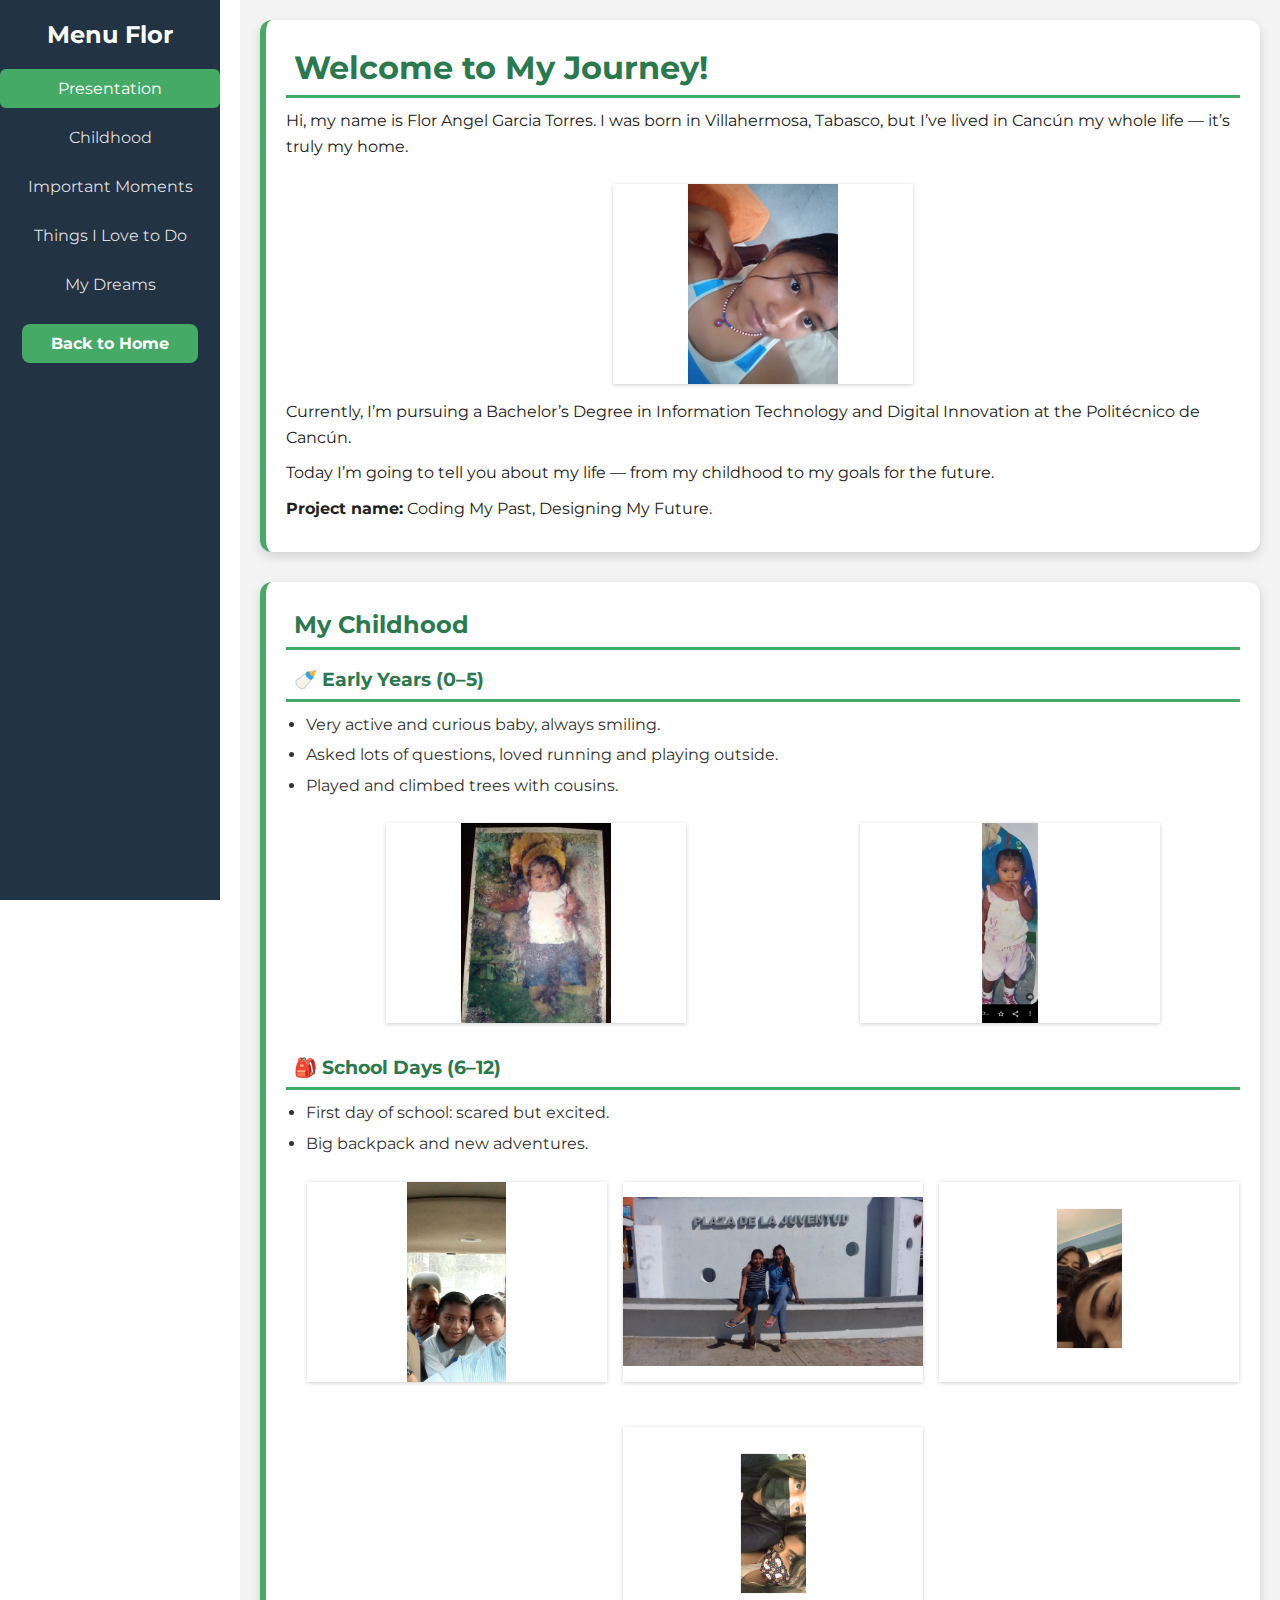
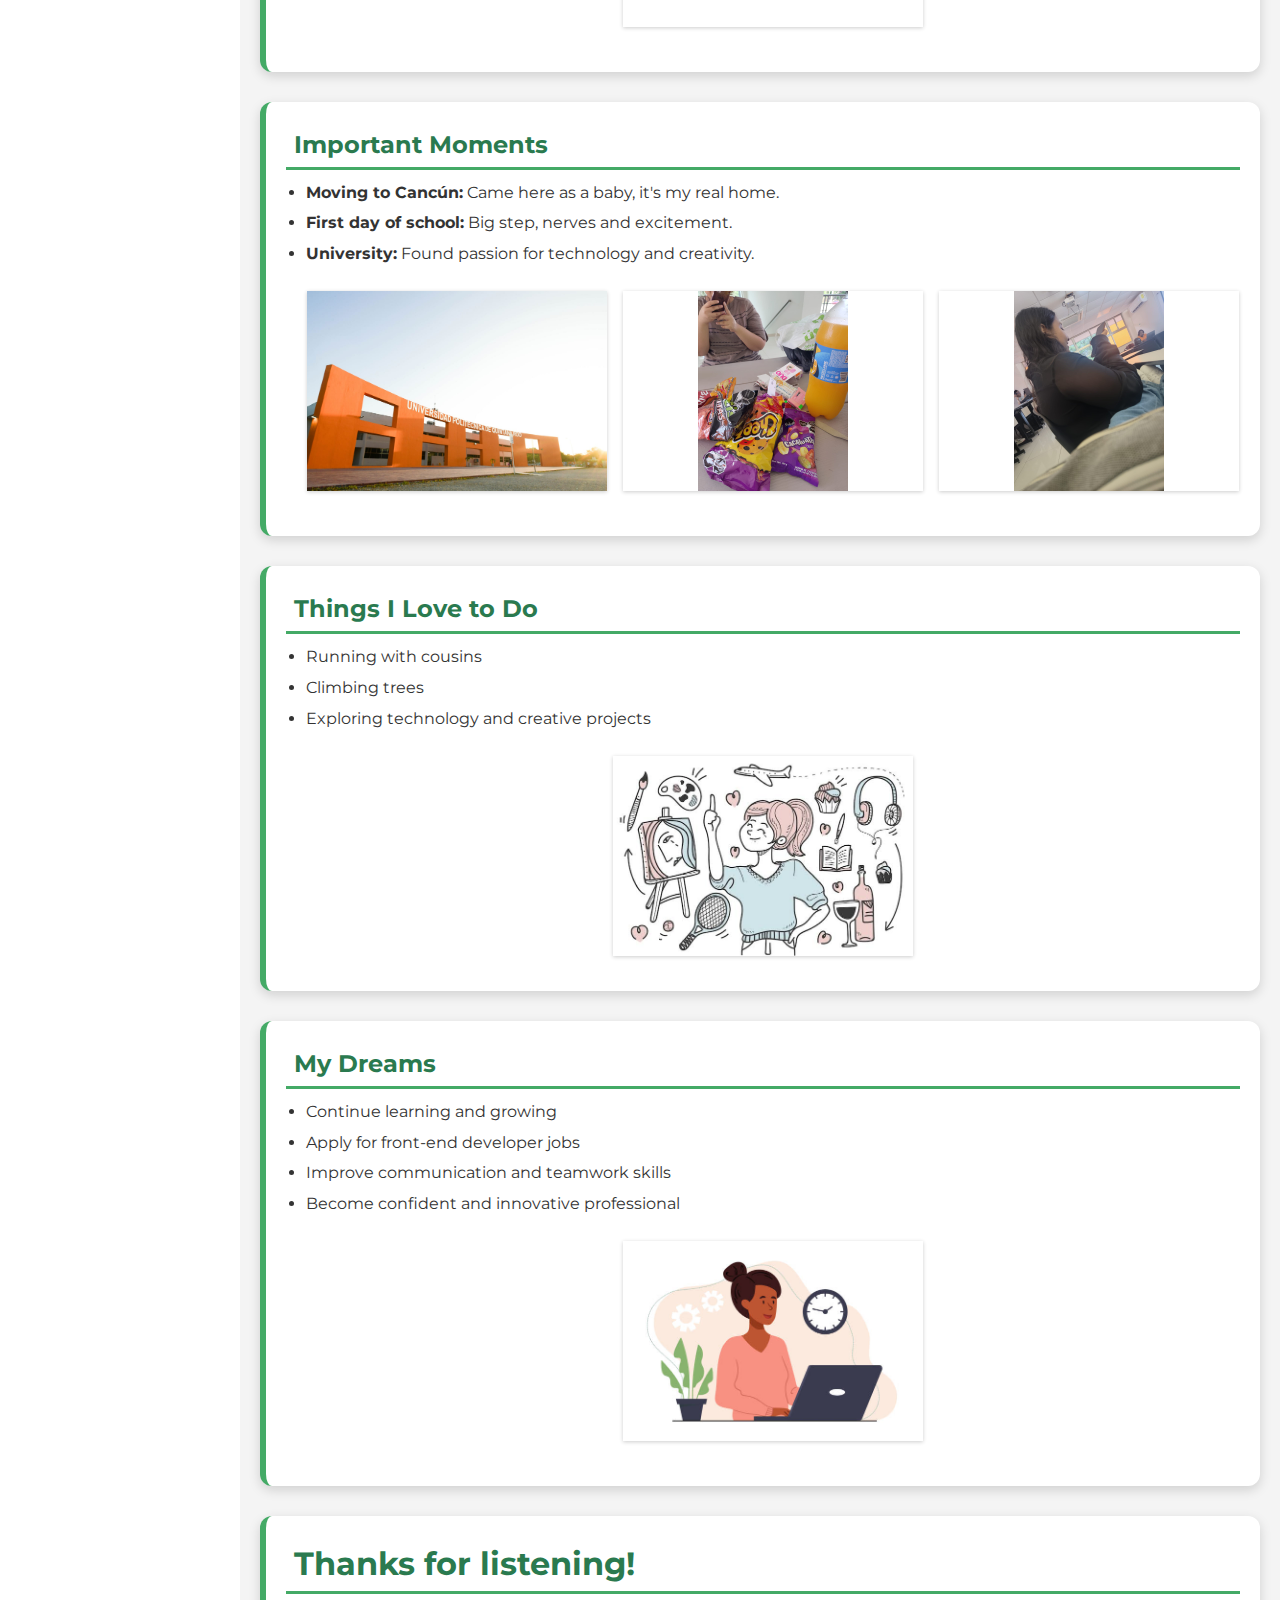
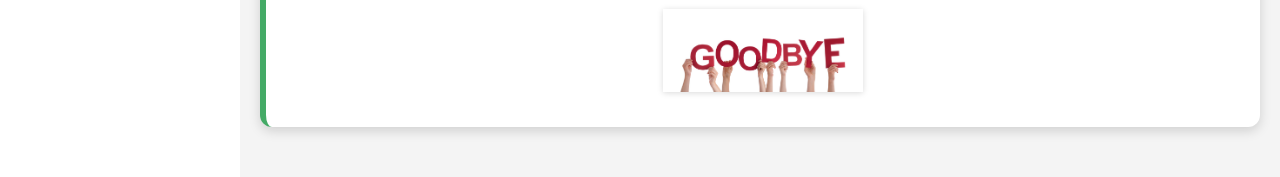
<file: VIEWS/apartado_flor.html>
<!DOCTYPE html>
<html lang="en">

<head>
    <meta charset="UTF-8" />
    <meta name="viewport" content="width=device-width, initial-scale=1" />
    <title>Flor Angel Garcia Torres - English Project</title>
    <link rel="stylesheet" href="./CSS/flor.css" />
    <link rel="icon" href="icono_index.ico" type="image/x-icon" />
    <link href="https://fonts.googleapis.com/css2?family=Montserrat:wght@400;700&display=swap" rel="stylesheet" />

</head>

<body>
    <nav class="sidebar">
        <h2>Menu Flor</h2>
        <ul class="sidebar-menu">
            <li><a href="#presentation" class="active">Presentation</a></li>
            <li><a href="#childhood">Childhood</a></li>
            <li><a href="#moments">Important Moments</a></li>
            <li><a href="#hobbies">Things I Love to Do</a></li>
            <li><a href="#dreams">My Dreams</a></li>
            <li><a href="index.html">Back to Home</a></li>
        </ul>
    </nav>

    <section class="content">

        <div id="presentation">
            <h1>Welcome to My Journey!</h1>
            <p class="parrafo">Hi, my name is Flor Angel Garcia Torres. I was born in Villahermosa, Tabasco, but I’ve
                lived in Cancún my whole life — it’s truly my home.</p>
           <div class="image-row">
                <img class="team-img" src="../ASSETS/presentacion.jpg" alt="Foto de Flor">
            </div>
            <p class="parrafo">Currently, I’m pursuing a Bachelor’s Degree in Information Technology and Digital
                Innovation at the Politécnico de Cancún.</p>
            <p class="parrafo">Today I’m going to tell you about my life — from my childhood to my goals for the future.</p>
            <p class="parrafo"><strong>Project name:</strong> Coding My Past, Designing My Future.</p>

        </div>

        <div id="childhood">
            <h2>My Childhood</h2>

            <h3>🍼 Early Years (0–5)</h3>
            <ul class="parrafo">
                <li>Very active and curious baby, always smiling.</li>
                <li>Asked lots of questions, loved running and playing outside.</li>
                <li>Played and climbed trees with cousins.</li>
                <div class="image-row">
                <img class="team-img" src="../ASSETS/bebe flor .jpeg" alt="Foto de Flor">
                          <img class="team-img" src="../ASSETS/5 años flor.jpeg" alt="Foto de Flor">
                </div>          

            </ul>

            <h3>🎒 School Days (6–12)</h3>
            <ul class="parrafo">
                <li>First day of school: scared but excited.</li>
                <li>Big backpack and new adventures.</li>
            <div class="image-row">
            <img class="team-img" src="../ASSETS/6 años flor (2).jpg" alt="Foto de Flor">
            <img class="team-img" src="../ASSETS/7 años flor.jpg" alt="Foto de Flor">
            <img class="team-img" src="../ASSETS/adolescencia flor.jpg" alt="Foto de Flor">
            <img class="team-img" src="../ASSETS/prepa flor.jpg "alt="Foto de Flor">
            </div>
            </ul>
        </div>

        <div id="moments">
            <h2>Important Moments</h2>
            <ul class="parrafo">
                <li><strong>Moving to Cancún:</strong> Came here as a baby, it's my real home.</li>
                <li><strong>First day of school:</strong> Big step, nerves and excitement.</li>
                <li><strong>University:</strong> Found passion for technology and creativity.</li>
            <div class="image-row">
            <img class="team-img" src="../ASSETS/universidad flor.jpg" alt="Foto de Flor">
            <img class="team-img" src="../ASSETS/momento importante flor.jpg" alt="Foto de Flor">
            <img class="team-img" src="../ASSETS/uni flor.jpg" alt="Foto de Flor">
            </div>   
            </ul>
        </div>

        <div id="hobbies">
            <h2>Things I Love to Do</h2>
            <ul class="parrafo">
                <li>Running with cousins</li>
                <li>Climbing trees</li>
                <li>Exploring technology and creative projects</li>
            </ul>
            <div class="image-row">
            <img class="team-img" src="../ASSETS/pasatiempos flor.jpg" alt="Foto de Flor">
            </div>
        </div>

        <div id="dreams">
            <h2>My Dreams</h2>
            <ul class="parrafo">
                <li>Continue learning and growing</li>
                <li>Apply for front-end developer jobs</li>
                <li>Improve communication and teamwork skills</li>
                <li>Become confident and innovative professional</li>
                <div class="image-row">
                <img class="team-img" src="../ASSETS/sueños flor.jpg" alt="Foto de Flor">
                </div>
            </ul>

        
            </ul>
        </div>

        <div>
            <h1>Thanks for listening!</h1>
            <div class="image-gallery">
            <img class="team-img" src="../ASSETS/despedida flor.jpg" alt="Foto de Flor">
        </div>
        </div>

    </section>
</body>

</html>
</file>
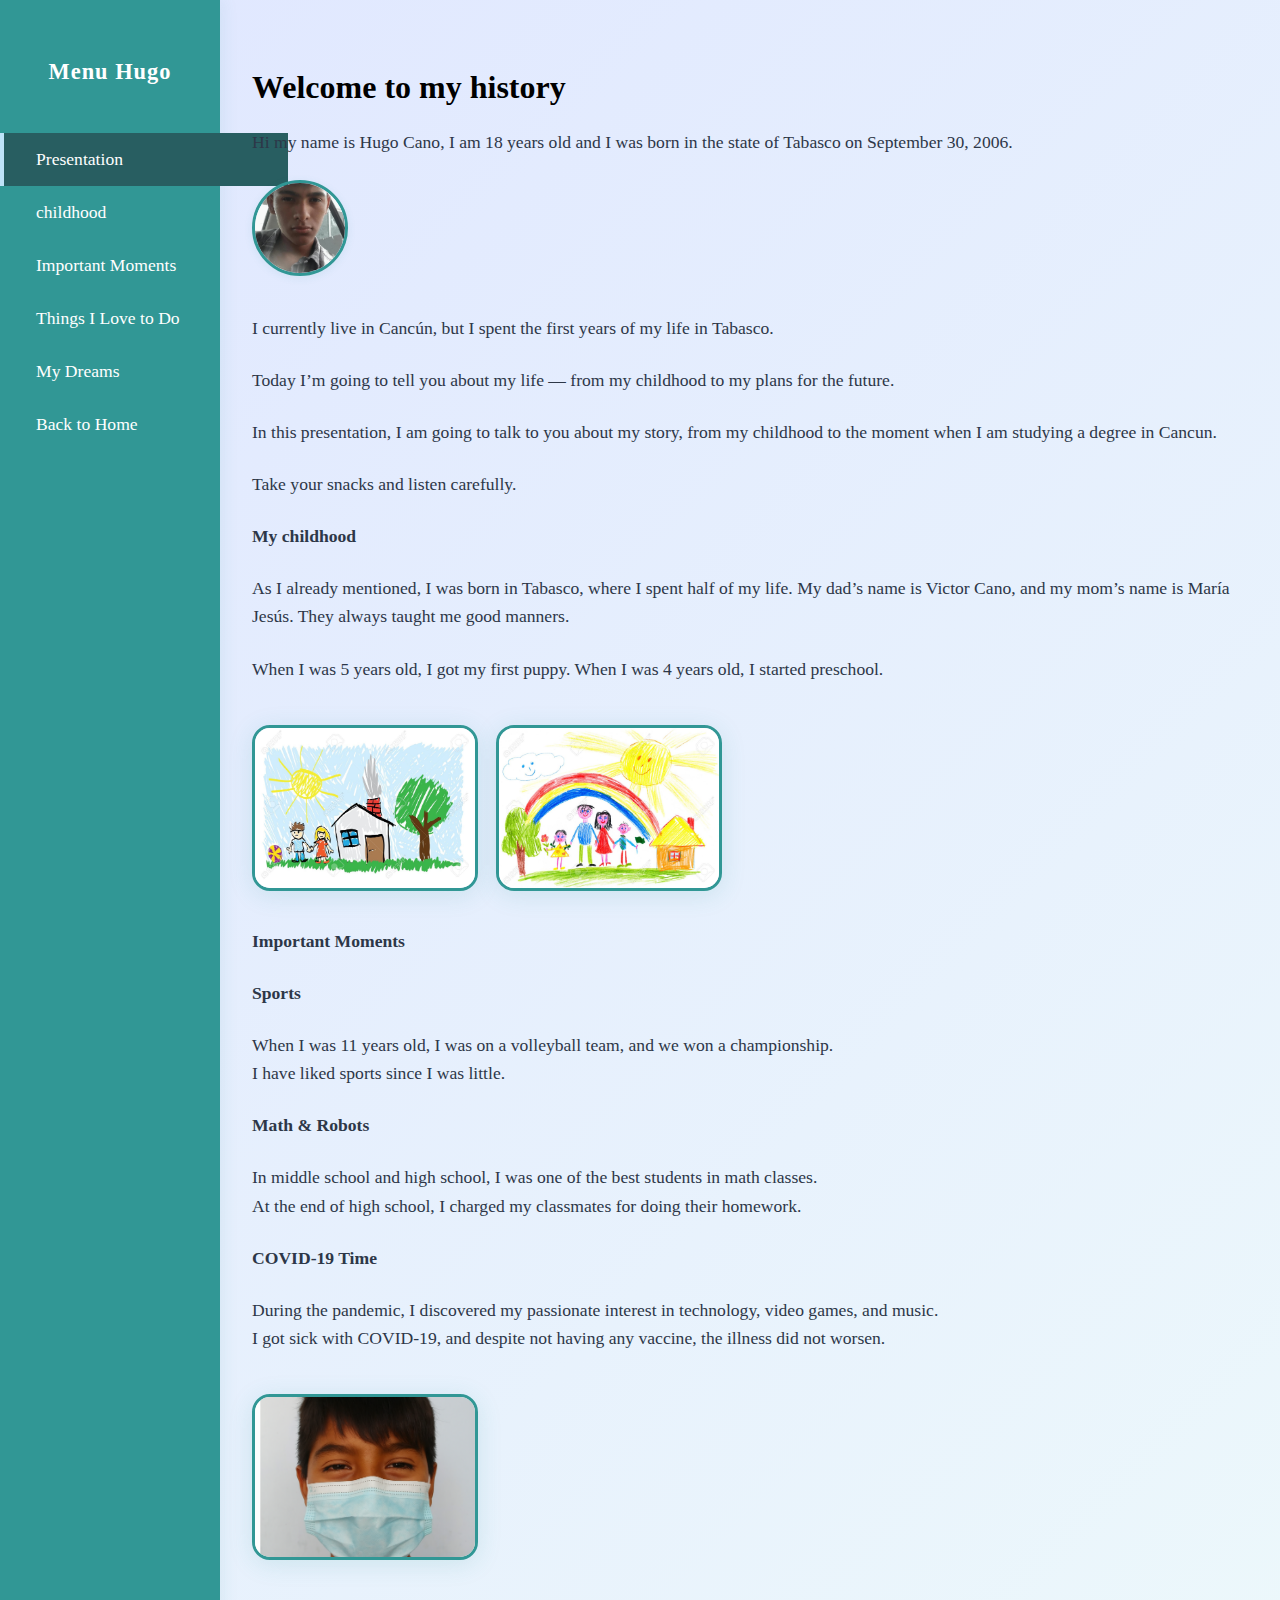
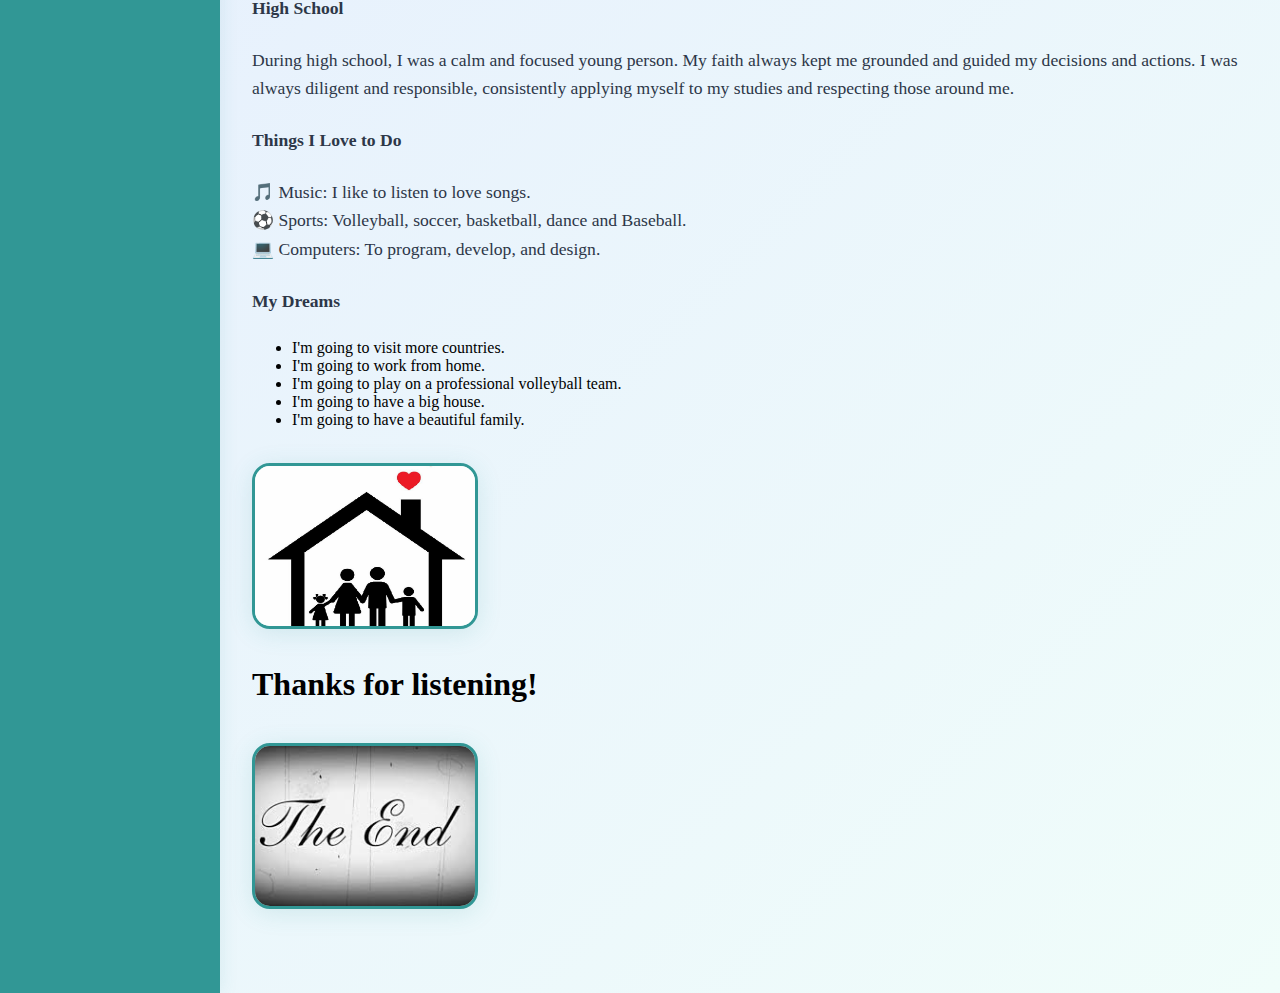
<file: VIEWS/apartado_hugo.html>
<!DOCTYPE html>
<html lang="en-LA">
<head>
    <meta charset='utf-8'>
    <meta http-equiv='X-UA-Compatible' content='IE=edge'>
    <title>Hugo - English Project</title>
    <meta name='viewport' content='width=device-width, initial-scale=1.0'>
    <link rel='stylesheet' type='text/css' media='screen' href='./CSS/hugo.css'>
    <link rel="icon" href="../ASSETS/icono_index.ico" type="image/x-icon">
</head>
<body>
    <nav class="sidebar">
        <h2>Menu Hugo</h2>
        <ul class="sidebar-menu">
            <li><a href="#perfil" class="active">Presentation</a></li>
            <li><a href="#childhood">childhood</a></li>
            <li><a href="#Important-moments">Important Moments</a></li>
            <li><a href="#things-i-love-to-do">Things I Love to Do</a></li>
            <li><a href="#dreams">My Dreams</a></li>
            <li><a href="../index.html">Back to Home</a></li>
        </ul>
    </nav>
    <section class="content">
        <div id="perfil">
            <h1>Welcome to my history</h1>
            <p class="parrafo">Hi my name is Hugo Cano, I am 18 years old and I was born in the state of Tabasco on September 30, 2006.</p>
            <img class="team-img" src="../ASSETS/hugo.jpeg" alt="Foto de Hugo">
            <p class="parrafo">I currently live in Cancún, but I spent the first years of my life in Tabasco.</p>
            <p class="parrafo">Today I’m going to tell you about my life — from my childhood to my plans for the future.</p>
            <p class="parrafo">In this presentation, I am going to talk to you about my story, from my childhood to the moment when I am studying a degree in Cancun.</p>
            <p class="parrafo">Take your snacks and listen carefully.</p>
        </div>
       <div id="childhood">
            <h2 class="parrafo">My childhood</h2>
           <p class="parrafo">
                As I already mentioned, I was born in Tabasco, where I spent half of my life.
                My dad’s name is Victor Cano, and my mom’s name is María Jesús. They always taught me
                good manners.
            </p>
           <p class="parrafo">
                When I was 5 years old, I got my first puppy.
                When I was 4 years old, I started preschool.
           </p>
           <img class="representacion" alt="My childhood" src="../ASSETS/childhood_1.jpg"><img class="representacion" src="../ASSETS/childhood_2.jpg" alt="My childhood">
           <!--<br><br><br><br><br><br><br><br><br><br><br>-->
       </div>
        <div id="Important-moments">
            <h2 class="parrafo">Important Moments</h2>
            <h3 class="parrafo">Sports</h3>
            <p class="parrafo">
                When I was 11 years old, I was on a volleyball team, and we won a championship. <br>
                I have liked sports since I was little.
            </p>
            <h3 class="parrafo">Math & Robots</h3>
            <p class="parrafo">
                In middle school and high school, I was one of the best students in math classes. <br>
                At the end of high school, I charged my classmates for doing their homework.
            </p>
            <h3 class="parrafo">COVID-19 Time</h3>
            <p class="parrafo">
                During the pandemic, I discovered my passionate interest in technology, video games, and music. <br>
                I got sick with COVID-19, and despite not having any vaccine, the illness did not worsen.
            </p>
            <img class="representacion" alt="" src="../ASSETS/covid_123.png">
            <h3 class="parrafo">High School</h3>
            <p class="parrafo">
                During high school, I was a calm and focused young person. My faith always kept me
                grounded and guided my decisions and actions. I was always diligent and responsible,
                consistently applying myself to my studies and respecting those around me.
            </p>
        </div>
        <div id="things-i-love-to-do">
            <h2 class="parrafo">Things I Love to Do</h2>
            <p class="parrafo">
                🎵 Music: I like to listen to love songs. <br>
                ⚽ Sports: Volleyball, soccer, basketball, dance and Baseball. <br>
                💻 Computers: To program, develop, and design. <br>
            </p>
        </div>
        <div id="dreams">
            <h2 class="parrafo">My Dreams</h2>
            <p class="parrafo">
                <ul>
                    <li>I'm going to visit more countries.</li>
                    <li>I'm going to work from home.</li>
                    <li>I'm going to play on a professional volleyball team.</li>
                    <li>I'm going to have a big house.</li>
                    <li>I'm going to have a beautiful family.</li>
                </ul>
            </p>
            <img src="../ASSETS/family.png" alt="family" class="representacion">
        </div>
        <div>
            <H1>Thanks for listening!</H1>
            <img src="../ASSETS/end.jpg" alt="Thanks" class="representacion">
        </div>
    </section>
</body>
</html>
</file>
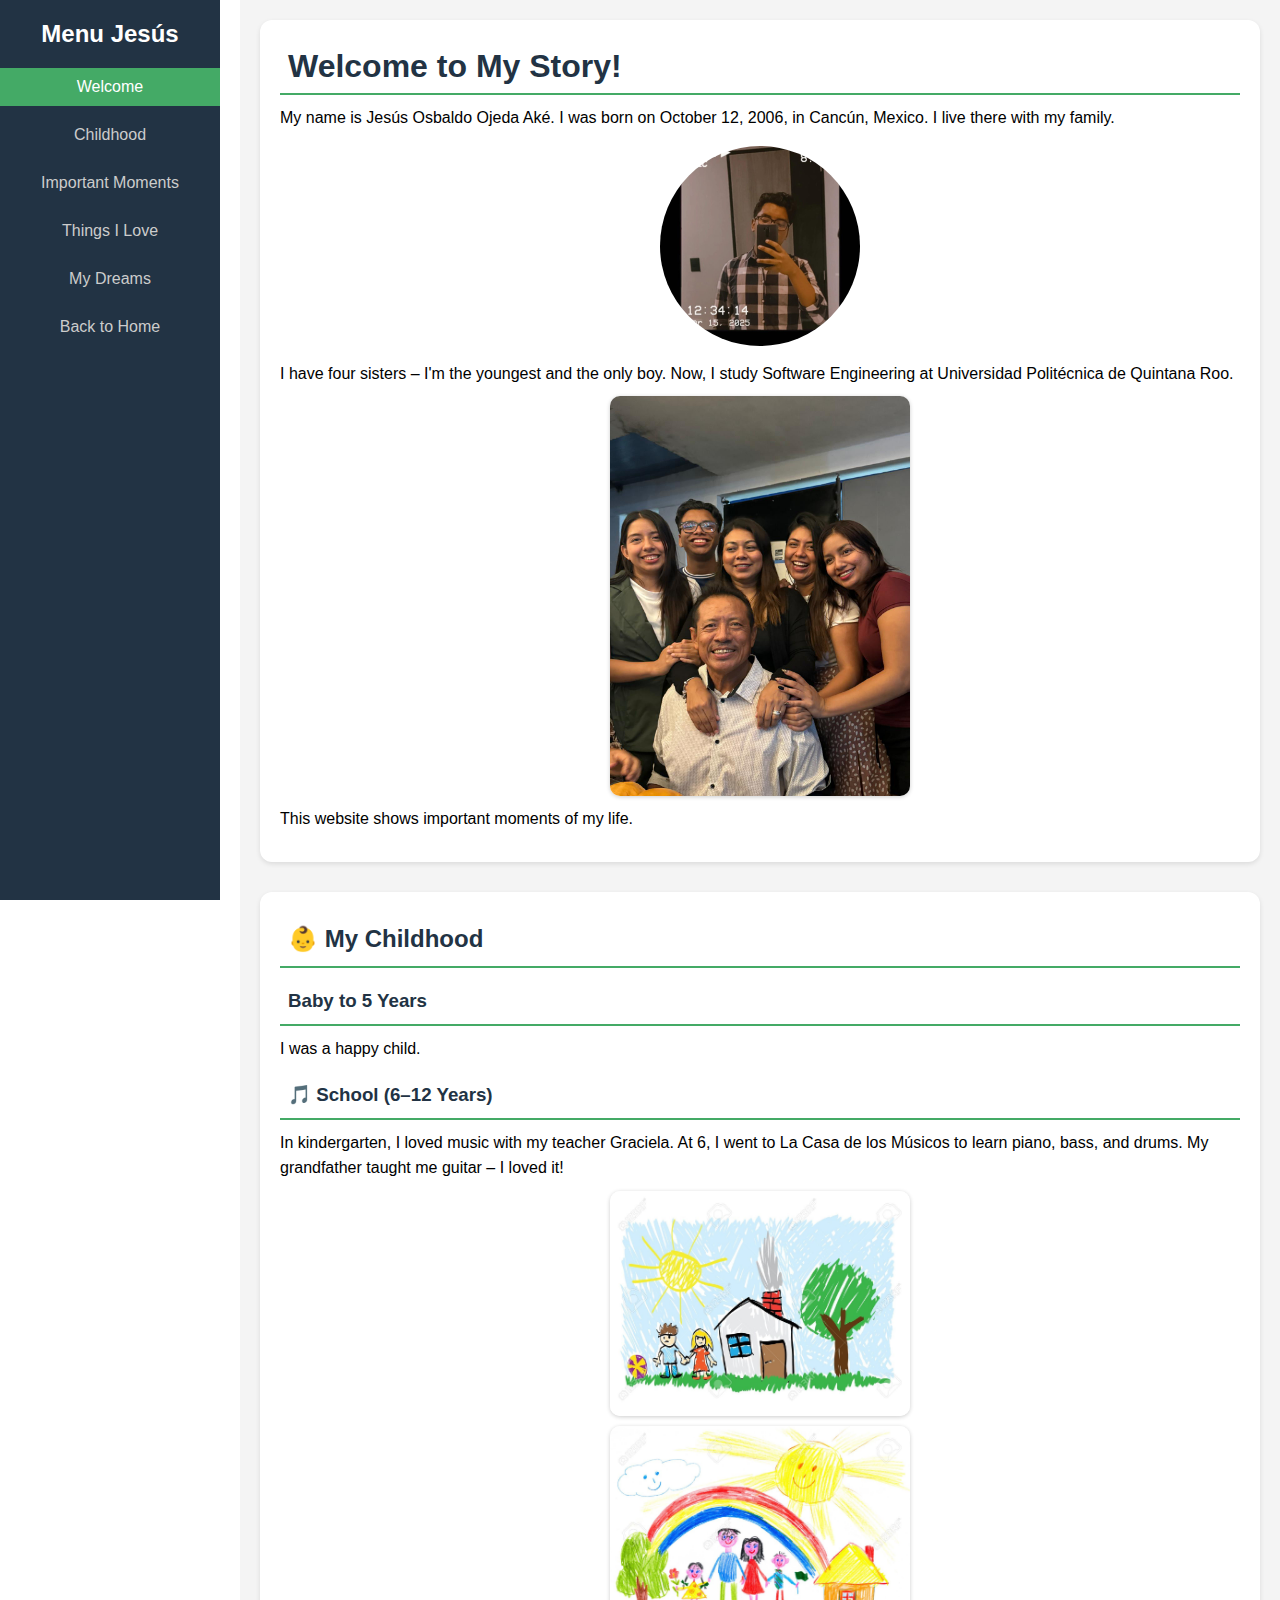
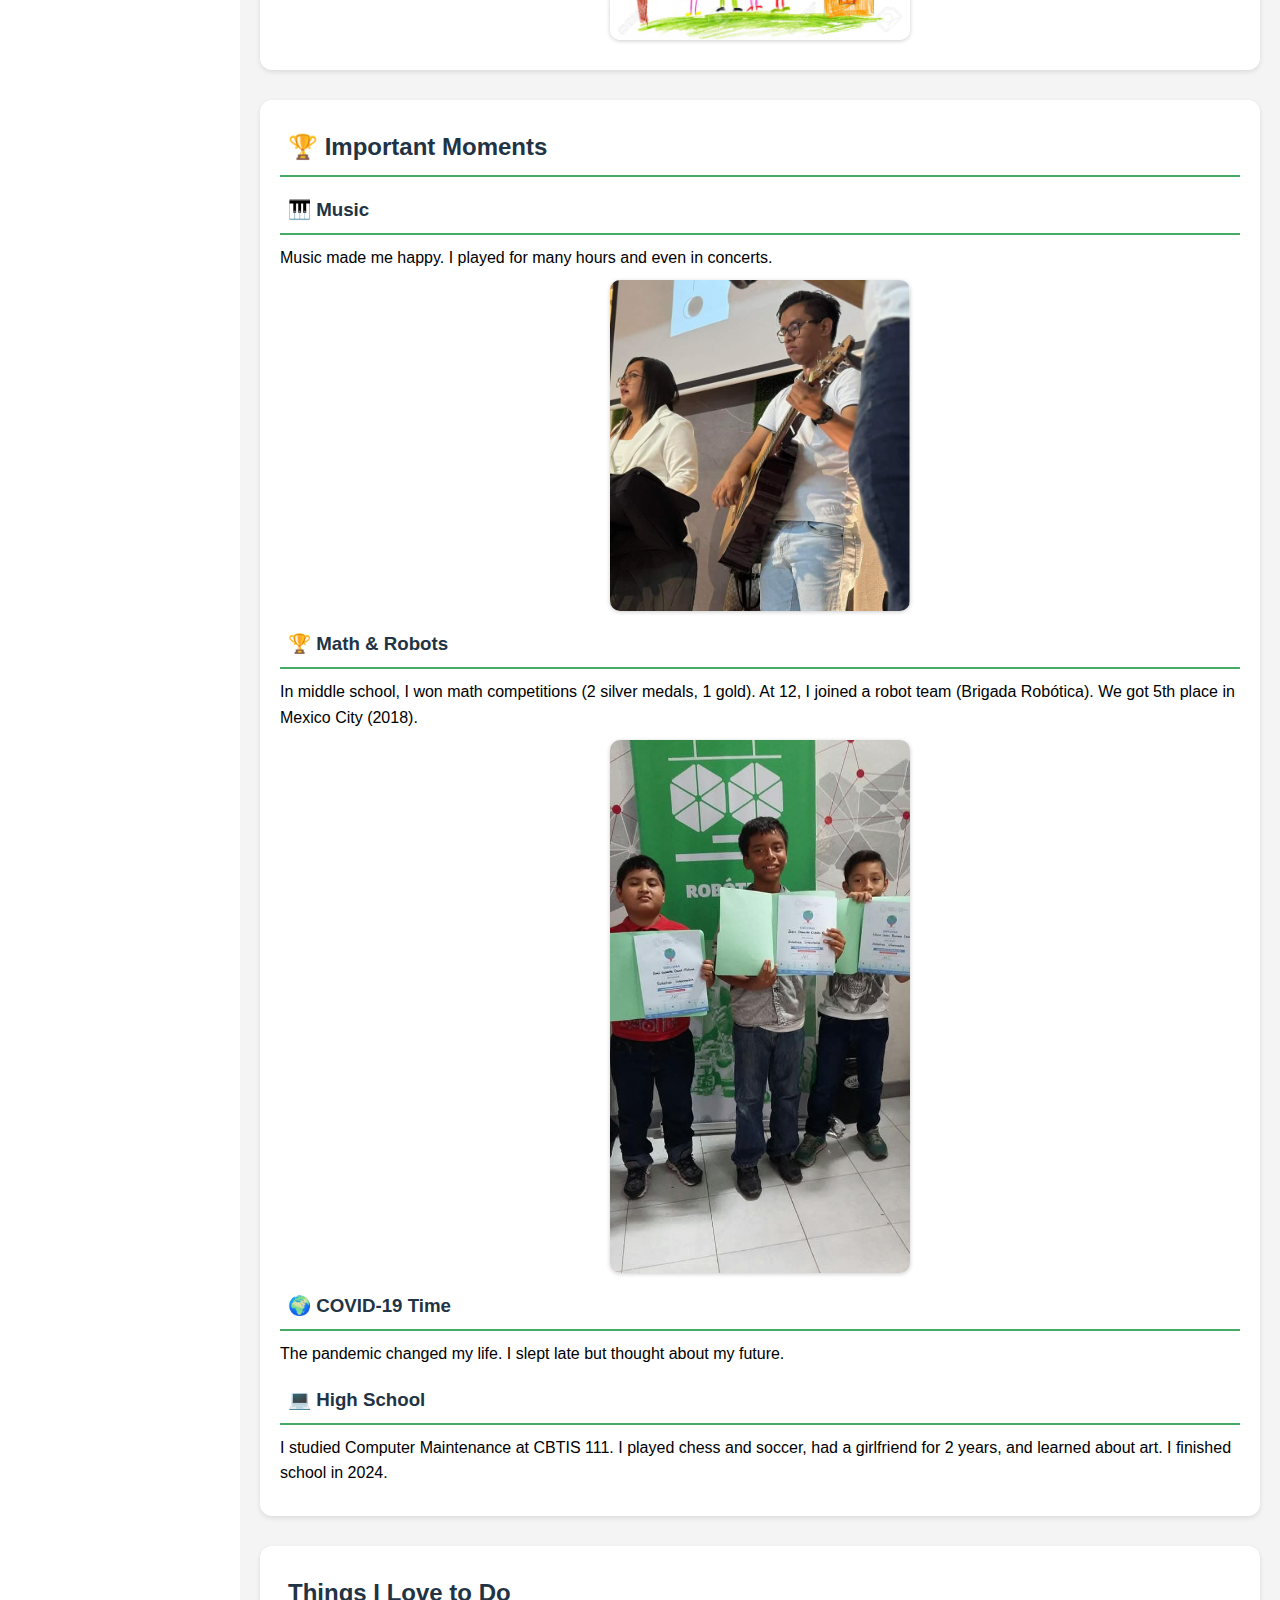
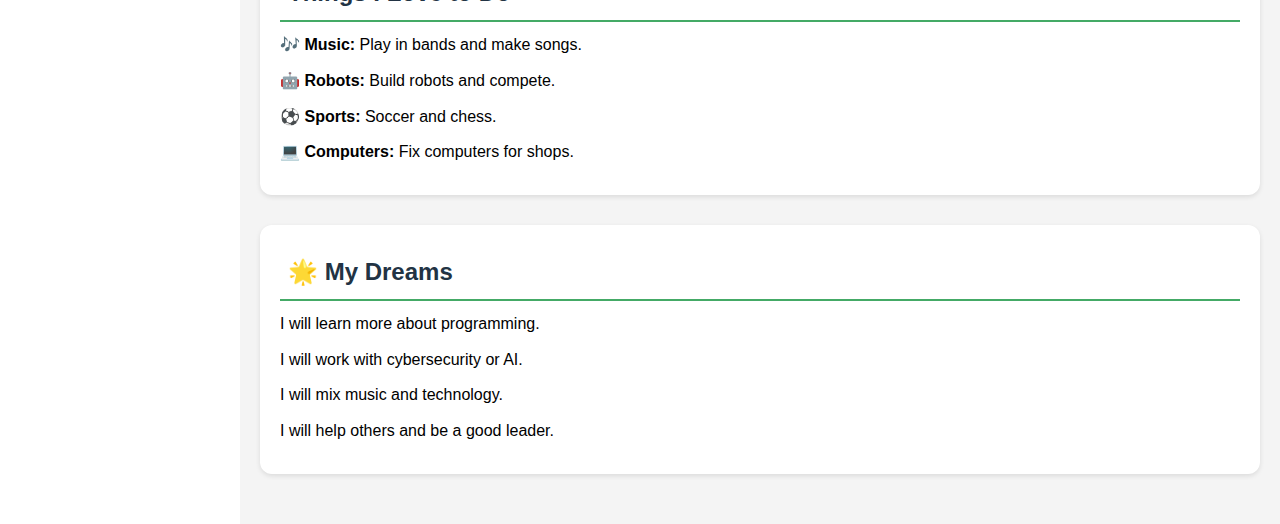
<file: VIEWS/apartado_ojeda.html>
<!DOCTYPE html>
<html lang="en-LA">
<head>
    <meta charset='utf-8'>
    <meta http-equiv='X-UA-Compatible' content='IE=edge'>
    <title>Ojeda - English Project</title>
    <meta name='viewport' content='width=device-width, initial-scale=1.0'>
    <link rel='stylesheet' type='text/css' media='screen' href='./CSS/ojeda.css'>
    <link rel="icon" href="../ASSETS/icono_index.ico" type="image/x-icon">
</head>
<body>
    <nav class="sidebar">
        <h2>Menu Jesús</h2>
        <ul class="sidebar-menu">
            <li><a href="#perfil" class="active">Welcome</a></li>
            <li><a href="#childhood">Childhood</a></li>
            <li><a href="#moments">Important Moments</a></li>
            <li><a href="#hobbies">Things I Love</a></li>
            <li><a href="#dreams">My Dreams</a></li>
            <li><a href="../index.html">Back to Home</a></li>
        </ul>
    </nav>
    <section class="content">
        <div id="perfil">
            <h1>Welcome to My Story!</h1>
            <p class="parrafo">My name is Jesús Osbaldo Ojeda Aké. I was born on October 12, 2006, in Cancún, Mexico. I live there with my family.</p>
            <img class="team-img" src="../ASSETS/Ojeda.jpeg" alt="Foto de Jesús">
            <p class="parrafo">I have four sisters – I'm the youngest and the only boy. Now, I study Software Engineering at Universidad Politécnica de Quintana Roo.</p>
            <img class="representacion" alt="My sisters" src="../ASSETS/sisters_ojeda.jpg">
            <p class="parrafo">This website shows important moments of my life.</p>
        </div>
       <div id="childhood">
            <h2 class="parrafo">👶 My Childhood</h2>
            <h3 class="parrafo">Baby to 5 Years</h3>
            <p class="parrafo">I was a happy child.</p>
            
            <h3 class="parrafo">🎵 School (6–12 Years)</h3>
            <p class="parrafo">In kindergarten, I loved music with my teacher Graciela. At 6, I went to La Casa de los Músicos to learn piano, bass, and drums. My grandfather taught me guitar – I loved it!</p>
            <img class="representacion" alt="My childhood" src="../ASSETS/childhood_1.jpg"><img class="representacion" src="../ASSETS/childhood_2.jpg" alt="My childhood">
       </div>
        <div id="moments">
            <h2 class="parrafo">🏆 Important Moments</h2>
            
            <h3 class="parrafo">🎹 Music</h3>
            <p class="parrafo">Music made me happy. I played for many hours and even in concerts.</p>
            <img class="representacion" alt="My guitar childhood" src="../ASSETS/guitar.jpg">
            
            <h3 class="parrafo">🏆 Math & Robots</h3>
            <p class="parrafo">In middle school, I won math competitions (2 silver medals, 1 gold). At 12, I joined a robot team (Brigada Robótica). We got 5th place in Mexico City (2018).</p>
            <img class="representacion" alt="My childhood" src="../ASSETS/roboojeda.jpg">

            <h3 class="parrafo">🌍 COVID-19 Time</h3>
            <p class="parrafo">The pandemic changed my life. I slept late but thought about my future.</p>
            
            <h3 class="parrafo">💻 High School</h3>
            <p class="parrafo">I studied Computer Maintenance at CBTIS 111. I played chess and soccer, had a girlfriend for 2 years, and learned about art. I finished school in 2024.</p>
        </div>
        <div id="hobbies">
            <h2 class="parrafo">Things I Love to Do</h2>
            <p class="parrafo">🎶 <strong>Music:</strong> Play in bands and make songs.</p>
            <p class="parrafo">🤖 <strong>Robots:</strong> Build robots and compete.</p>
            <p class="parrafo">⚽ <strong>Sports:</strong> Soccer and chess.</p>
            <p class="parrafo">💻 <strong>Computers:</strong> Fix computers for shops.</p>
        </div>
        <div id="dreams">
            <h2 class="parrafo">🌟 My Dreams</h2>
            <p class="parrafo">I will learn more about programming.</p>
            <p class="parrafo">I will work with cybersecurity or AI.</p>
            <p class="parrafo">I will mix music and technology.</p>
            <p class="parrafo">I will help others and be a good leader.</p>
        </div>
    </section>
</body>
</html>
</file>
<file: VIEWS/CSS/hugo.css>
body {
            display: flex;
            min-height: 100vh;
            margin: 0;
            background: linear-gradient(135deg, #e0e7ff 0%, #f0fdfa 100%);
        }
        .sidebar {
            width: 220px;
            background: #319795;
            color: #fff;
            display: flex;
            flex-direction: column;
            align-items: flex-start;
            padding: 40px 0 0 0;
            box-shadow: 2px 0 16px 0 rgba(49,151,149,0.10);
        }
        .sidebar h2 {
            width: 100%;
            text-align: center;
            margin-bottom: 32px;
            font-size: 1.4rem;
            letter-spacing: 1px;
        }
        .sidebar-menu {
            list-style: none;
            padding: 0;
            width: 100%;
        }
        .sidebar-menu li {
            width: 100%;
        }
        .sidebar-menu a {
            display: block;
            width: 100%;
            padding: 16px 32px;
            color: #fff;
            text-decoration: none;
            font-weight: 500;
            font-size: 1.1rem;
            border-left: 4px solid transparent;
            transition: background 0.2s, border-color 0.2s;
        }
        .sidebar-menu a:hover, .sidebar-menu a.active {
            background: #285e61;
            border-left: 4px solid #bee3f8;
        }
        .content {
            flex: 1;
            padding: 48px 32px;
        }
        .content > div {
            margin-bottom: 20px;
        }
        @media (max-width: 700px) {
            .sidebar { width: 100px; padding: 20px 0 0 0; }
            .sidebar h2 { font-size: 1rem; }
            .sidebar-menu a { font-size: 0.9rem; padding: 12px 12px; }
            .content { padding: 24px 8px; }
        }
        .team-img {
            width: 90px;
            height: 90px;
            object-fit: cover;
            border-radius: 50%;
            margin-bottom: 16px;
            border: 3px solid #319795;
            box-shadow: 0 2px 8px 0 rgba(49,151,149,0.10);
            background: #e6fffa;
        }
        .parrafo {
            font-size: 1.1rem;
            line-height: 1.6;
            color: #2d3748;
            margin-bottom: 24px;
        }
        .representacion {
            width: 220px;
            height: 160px;
            object-fit: cover;
            border-radius: 18px;
            margin: 18px 18px 16px 0;
            display: inline-block;
            vertical-align: top;
            box-shadow: 0 4px 24px 0 rgba(49,151,149,0.15);
            border: 3px solid #319795;
            background: #e6fffa;
            transition: transform 0.2s, box-shadow 0.2s;
        }

        .representacion:hover {
            transform: scale(1.04) rotate(-2deg);
            box-shadow: 0 8px 32px 0 rgba(49,151,149,0.22);
        }
</file>
<file: VIEWS/CSS/flor.css>
/* Reset general */
* {
  margin: 0;
  padding: 0;
  box-sizing: border-box;
  font-family: 'Montserrat', 'Segoe UI', Tahoma, Geneva, Verdana, sans-serif;
}

/* Sidebar */
.sidebar {
  position: fixed;
  top: 0;
  left: 0;
  width: 220px;
  height: 100%;
  background-color: #234;
  padding-top: 20px;
}

.sidebar h2 {
  color: #fff;
  text-align: center;
  margin-bottom: 20px;
  font-weight: 700;
}

.sidebar-menu {
  list-style: none;
  padding: 0;
}

.sidebar-menu li {
  text-align: center;
  margin: 10px 0;
}

.sidebar-menu li a {
  color: #ddd;
  text-decoration: none;
  display: block;
  padding: 10px 0;
  transition: background-color 0.4s ease, color 0.4s ease;
}

.sidebar-menu li a:hover,
.sidebar-menu li a.active {
  background-color: #4a6;
  color: #fff;
  border-radius: 6px;
}

.sidebar-menu li:last-child a {
  background-color: #4a6;
  color: white;
  font-weight: 700;
  border-radius: 8px;
  padding: 10px 0;
  display: block;
  margin: 20px auto;
  width: 80%;
  text-align: center;
  transition: background-color 0.3s ease;
}

.sidebar-menu li:last-child a:hover {
  background-color: #36703d;
}

/* Content */
.content {
  margin-left: 240px;
  padding: 20px;
  background-color: #f4f4f4;
  color: #222;
  scroll-behavior: smooth;
}

.content > div {
  background-color: #fff;
  border-radius: 12px;
  box-shadow: 0 4px 12px rgba(0,0,0,0.15);
  margin-bottom: 30px;
  padding: 20px;
  border-left: 6px solid #4a6;
}

.content h1,
.content h2,
.content h3 {
  color: #2a7a4f;
  margin-bottom: 10px;
  padding: 8px;
  border-bottom: 3px solid #4a6;
}

.parrafo {
  margin-bottom: 10px;
  line-height: 1.6;
  color: #222;
}

/* Imágenes sin bordes redondeados, rectangulares */
.team-img {
  width: 200px;
  display: block;
  margin: 15px auto;
  box-shadow: 0 1px 6px rgba(0,0,0,0.15);
  transition: transform 0.3s ease, box-shadow 0.3s ease;
  border-radius: 0; /* Sin bordes redondeados */
  object-fit: contain; /* Para que no se deformen */
  height: auto;
}

.representacion {
  width: 300px;
  max-width: 90%;
  display: block;
  margin: 10px auto;
  box-shadow: 0 1px 4px rgba(0,0,0,0.2);
  transition: transform 0.3s ease, box-shadow 0.3s ease;
  border-radius: 0; /* Sin bordes redondeados */
  object-fit: contain;
  height: auto;
}

/* Contenedor para imágenes en fila horizontal */
.image-row {
  display: flex;
  gap: 15px;
  justify-content: flex-start;
  flex-wrap: wrap;
  margin-top: 10px;
}

.image-row img {
  flex: 1 1 300px;
  max-width: 300px;
  height: 200px;
  object-fit: contain;
  border-radius: 0;
  box-shadow: 0 1px 4px rgba(0,0,0,0.2);
  transition: transform 0.3s ease, box-shadow 0.3s ease;
}

.image-row img:hover {
  transform: scale(1.05);
  box-shadow: 0 8px 20px rgba(0,0,0,0.3);
}

/* Zoom suave al pasar mouse */
.team-img:hover,
.representacion:hover {
  transform: scale(1.05);
  box-shadow: 0 8px 20px rgba(0,0,0,0.3);
}

/* Lists */
ul.parrafo {
  list-style: disc;
  margin-left: 20px;
  color: #333;
}

ul.parrafo li {
  margin-bottom: 5px;
}

/* Responsive */
@media (max-width: 768px) {
  .sidebar {
    width: 100%;
    height: auto;
    position: relative;
  }

  .sidebar h2 {
    margin: 10px 0;
  }

  .sidebar-menu li {
    display: inline-block;
    margin: 0 5px;
  }

  .content {
    margin-left: 0;
    padding: 10px;
  }

  .team-img,
  .representacion {
    width: 80%;
    height: auto;
  }

  .content > div {
    margin: 10px 0;
    border-left: none;
    box-shadow: none;
    border-radius: 0;
    padding: 10px 5px;
  }

  .image-row {
    flex-direction: column;
    gap: 10px;
  }

  .image-row img {
    max-width: 100%;
    height: auto;
  }
}
</file>
<file: VIEWS/CSS/ojeda.css>
/* Reset general */
* {
  margin: 0;
  padding: 0;
  box-sizing: border-box;
  font-family: "Segoe UI", Tahoma, Geneva, Verdana, sans-serif;
}

/* Sidebar */
.sidebar {
  position: fixed;
  top: 0;
  left: 0;
  width: 220px;
  height: 100%;
  background-color: #234;
  padding-top: 20px;
}

.sidebar h2 {
  color: #fff;
  text-align: center;
  margin-bottom: 20px;
}

.sidebar-menu {
  list-style: none;
  padding: 0;
}

.sidebar-menu li {
  text-align: center;
  margin: 10px 0;
}

.sidebar-menu li a {
  color: #ccc;
  text-decoration: none;
  display: block;
  padding: 10px 0;
  transition: background 0.3s, color 0.3s;
}

.sidebar-menu li a:hover,
.sidebar-menu li a.active {
  background-color: #4a6;
  color: #fff;
}

/* Content */
.content {
  margin-left: 240px;
  padding: 20px;
  background-color: #f4f4f4;
}

/* Cards for each section */
.content > div {
  background-color: #fff;
  border-radius: 12px;
  box-shadow: 0 2px 5px rgba(0,0,0,0.1);
  margin-bottom: 30px;
  padding: 20px;
}

/* Headings */
.content h1,
.content h2,
.content h3 {
  color: #234;
  margin-bottom: 10px;
  padding: 8px;
  border-bottom: 2px solid #4a6;
}

.parrafo {
  margin-bottom: 10px;
  line-height: 1.6;
}

/* Images */
.team-img {
  width: 200px;
  border-radius: 50%;
  display: block;
  margin: 15px auto;
}

.representacion {
  width: 300px;
  max-width: 90%;
  display: block;
  margin: 10px auto;
  border-radius: 10px;
  box-shadow: 0 1px 4px rgba(0,0,0,0.2);
}

/* Lists */
ul.parrafo {
  list-style: disc;
  margin-left: 20px;
}

ul.parrafo li {
  margin-bottom: 5px;
}

/* Footer (if used) */
footer {
  text-align: center;
  padding: 20px;
  background-color: #234;
  color: #fff;
}

/* Responsive */
@media (max-width: 768px) {
  .sidebar {
    width: 100%;
    height: auto;
    position: relative;
  }

  .sidebar h2 {
    margin: 10px 0;
  }

  .sidebar-menu li {
    display: inline-block;
    margin: 0 5px;
  }

  .content {
    margin-left: 0;
    padding: 10px;
  }

  .team-img,
  .representacion {
    width: 80%;
  }

  .content > div {
    margin: 10px 0;
  }
}
</file>
